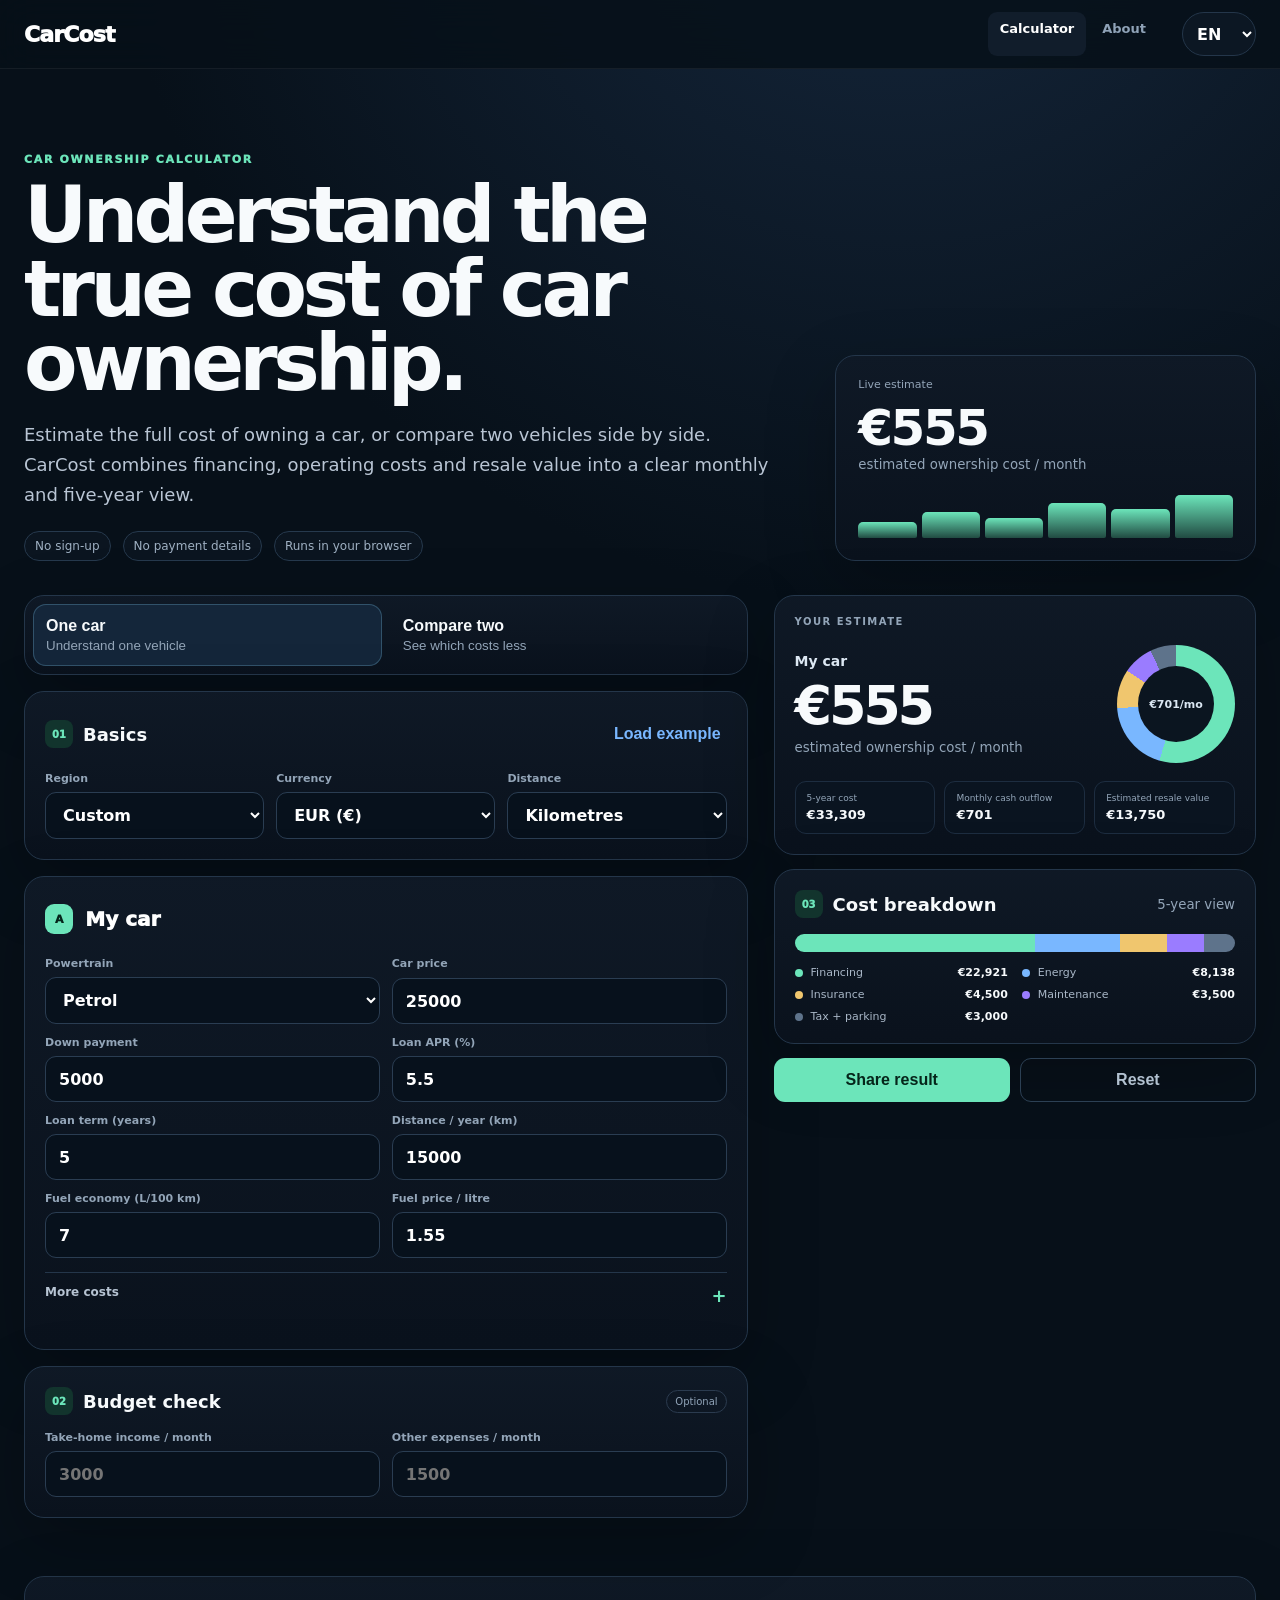
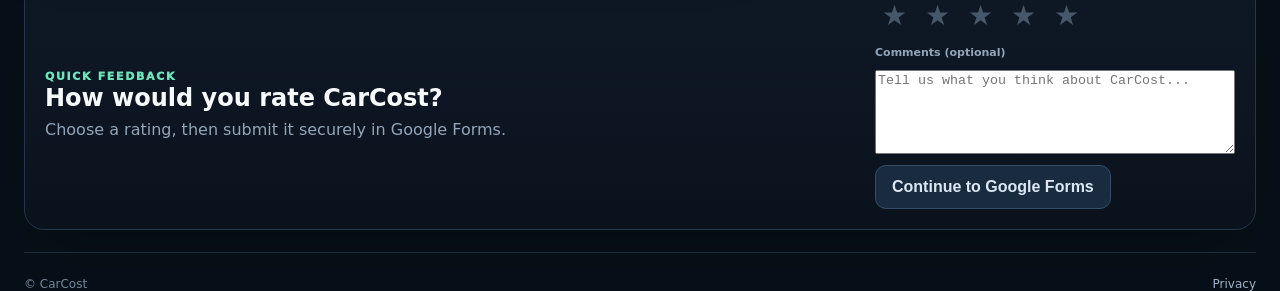
<file: index.html>
<!doctype html>
<html lang="en">
<head>
  <meta charset="utf-8">
  <meta name="viewport" content="width=device-width,initial-scale=1,viewport-fit=cover">
  <meta name="description" content="Calculate the real monthly and five-year cost of one car or compare two cars side by side.">
  <meta name="theme-color" content="#071019">
  <title>CarCost — Real car ownership cost calculator</title>
  <meta property="og:type" content="website">
  <meta property="og:title" content="CarCost — Real Car Ownership Cost Calculator">
  <meta property="og:description" content="Compare the true cost of owning a car, including financing, fuel or electricity, insurance, maintenance and resale value.">
  <meta property="og:url" content="https://carcosttools.github.io/CarCost/">
  <meta property="og:image" content="https://carcosttools.github.io/CarCost/CarCost_Social_Preview_Cover.png">
  <meta property="og:image:width" content="1200">
  <meta property="og:image:height" content="630">
  <meta name="twitter:card" content="summary_large_image">
  <meta name="twitter:title" content="CarCost — Real Car Ownership Cost Calculator">
  <meta name="twitter:description" content="Compare the true cost of owning a car, including financing, fuel or electricity, insurance, maintenance and resale value.">
  <meta name="twitter:image" content="https://carcosttools.github.io/CarCost/CarCost_Social_Preview_Cover.png">
  <link rel="canonical" href="https://carcosttools.github.io/CarCost/">
  <link rel="stylesheet" href="styles-v5-6.css">
</head>
<body>
<header class="topbar">
  <div class="shell nav">
    <a class="brand" href="./">CarCost</a>
    <nav class="nav-links" aria-label="Main navigation">
      <a class="active" href="./" data-i18n="navCalculator">Calculator</a>
      <a href="studio.html" data-i18n="navStudio">About</a>
    </nav>
    <select id="language" class="language" aria-label="Language">
      <option value="en">EN</option>
      <option value="el">EL</option>
      <option value="zh-CN">中文</option>
    </select>
  </div>
</header>

<main>
  <section class="hero shell">
    <div class="hero-copy">
      <p class="eyebrow" data-i18n="eyebrow">CAR OWNERSHIP CALCULATOR</p>
      <h1 data-i18n-html="heroTitle">Understand the true cost of car ownership.</h1>
      <p data-i18n="heroText">Estimate the full cost of owning a car, or compare two vehicles side by side. CarCost combines financing, operating costs and resale value into a clear monthly and five-year view.</p>
      <div class="trust-row">
        <span data-i18n="trustA">No sign-up</span>
        <span data-i18n="trustB">No payment details</span>
        <span data-i18n="trustC">Runs in your browser</span>
      </div>
    </div>
    <div class="hero-metric card">
      <span class="metric-label" data-i18n="heroMetricLabel">Live estimate</span>
      <strong id="heroMonthly">—</strong>
      <small data-i18n="heroMetricSub">estimated ownership cost / month</small>
      <div class="spark" aria-hidden="true"><i></i><i></i><i></i><i></i><i></i><i></i></div>
    </div>
  </section>

  <section class="shell workspace">
    <aside class="controls">
      <div class="mode-switch card">
        <button type="button" id="singleMode" class="mode-btn active" aria-pressed="true">
          <strong data-i18n="oneCar">One car</strong>
          <small data-i18n="oneCarSub">Understand one vehicle</small>
        </button>
        <button type="button" id="compareMode" class="mode-btn" aria-pressed="false">
          <strong data-i18n="twoCars">Compare two</strong>
          <small data-i18n="twoCarsSub">See which costs less</small>
        </button>
      </div>

      <div class="card settings">
        <div class="section-head">
          <div><span class="step">01</span><h2 data-i18n="basics">Basics</h2></div>
          <button type="button" id="exampleBtn" class="text-btn" data-i18n="example">Load example</button>
        </div>
        <div class="form-grid three">
          <label><span data-i18n="region">Region</span><select id="regionPreset">
            <option value="custom">Custom</option><option value="eu">Europe</option><option value="uk">United Kingdom</option><option value="us">United States</option><option value="ca">Canada</option><option value="au">Australia</option>
          </select></label>
          <label><span data-i18n="currency">Currency</span><select id="currency">
            <option value="EUR">EUR (€)</option><option value="USD">USD ($)</option><option value="GBP">GBP (£)</option><option value="CAD">CAD (C$)</option><option value="AUD">AUD (A$)</option>
          </select></label>
          <label><span data-i18n="distance">Distance</span><select id="distanceUnit"><option value="km">Kilometres</option><option value="mi">Miles</option></select></label>
        </div>
      </div>

      <div class="cars-wrap">
        <article class="card car-form" data-car="a">
          <div class="car-head"><span class="car-badge a">A</span><input id="a_name" class="name-input" value="My car" aria-label="Car name"></div>
          <div class="form-grid two">
            <label><span data-i18n="powertrain">Powertrain</span><select id="a_type"><option>Petrol</option><option>Diesel</option><option>Hybrid</option><option>EV</option></select></label>
            <label><span data-i18n="price">Car price</span><input id="a_price" type="number" min="0" value="25000"></label>
            <label><span data-i18n="down">Down payment</span><input id="a_down" type="number" min="0" value="5000"></label>
            <label><span data-i18n="apr">Loan APR (%)</span><input id="a_apr" type="number" min="0" step=".1" value="5.5"></label>
            <label><span data-i18n="term">Loan term (years)</span><input id="a_years" type="number" min="1" max="10" value="5"></label>
            <label class="distance-label"><span>Distance / year (km)</span><input id="a_distance" type="number" min="0" value="15000"></label>
            <label class="eff-label"><span>Fuel economy (L/100 km)</span><input id="a_eff" type="number" min="0" step=".1" value="7"></label>
            <label class="energy-label"><span>Fuel price / litre</span><input id="a_energyPrice" type="number" min="0" step=".01" value="1.55"></label>
          </div>
          <details class="advanced">
            <summary data-i18n="moreCosts">More costs</summary>
            <div class="form-grid two advanced-grid">
              <label><span data-i18n="insurance">Insurance / year</span><input id="a_insurance" type="number" min="0" value="900"></label>
              <label><span data-i18n="maintenance">Maintenance / year</span><input id="a_maintenance" type="number" min="0" value="700"></label>
              <label><span data-i18n="tax">Tax & registration / year</span><input id="a_tax" type="number" min="0" value="300"></label>
              <label><span data-i18n="parking">Parking & tolls / year</span><input id="a_parking" type="number" min="0" value="300"></label>
              <label class="full"><span data-i18n="residual">Estimated value after 5 years (%)</span><input id="a_residual" type="number" min="0" max="100" value="55"></label>
            </div>
          </details>
        </article>

        <article class="card car-form hidden" id="carBPanel" data-car="b">
          <div class="car-head"><span class="car-badge b">B</span><input id="b_name" class="name-input" value="Car B" aria-label="Car B name"></div>
          <div class="form-grid two">
            <label><span data-i18n="powertrain">Powertrain</span><select id="b_type"><option>Petrol</option><option>Diesel</option><option>Hybrid</option><option>EV</option></select></label>
            <label><span data-i18n="price">Car price</span><input id="b_price" type="number" min="0" value="32000"></label>
            <label><span data-i18n="down">Down payment</span><input id="b_down" type="number" min="0" value="6000"></label>
            <label><span data-i18n="apr">Loan APR (%)</span><input id="b_apr" type="number" min="0" step=".1" value="5.5"></label>
            <label><span data-i18n="term">Loan term (years)</span><input id="b_years" type="number" min="1" max="10" value="5"></label>
            <label class="distance-label"><span>Distance / year (km)</span><input id="b_distance" type="number" min="0" value="15000"></label>
            <label class="eff-label"><span>Fuel economy (L/100 km)</span><input id="b_eff" type="number" min="0" step=".1" value="5.5"></label>
            <label class="energy-label"><span>Fuel price / litre</span><input id="b_energyPrice" type="number" min="0" step=".01" value="1.55"></label>
          </div>
          <details class="advanced">
            <summary data-i18n="moreCosts">More costs</summary>
            <div class="form-grid two advanced-grid">
              <label><span data-i18n="insurance">Insurance / year</span><input id="b_insurance" type="number" min="0" value="1000"></label>
              <label><span data-i18n="maintenance">Maintenance / year</span><input id="b_maintenance" type="number" min="0" value="650"></label>
              <label><span data-i18n="tax">Tax & registration / year</span><input id="b_tax" type="number" min="0" value="300"></label>
              <label><span data-i18n="parking">Parking & tolls / year</span><input id="b_parking" type="number" min="0" value="300"></label>
              <label class="full"><span data-i18n="residual">Estimated value after 5 years (%)</span><input id="b_residual" type="number" min="0" max="100" value="55"></label>
            </div>
          </details>
        </article>
      </div>

      <div class="card budget-input">
        <div class="section-head">
          <div><span class="step">02</span><h2 data-i18n="budget">Budget check</h2></div>
          <span class="optional" data-i18n="optional">Optional</span>
        </div>
        <div class="form-grid two">
          <label><span data-i18n="income">Take-home income / month</span><input id="income" type="number" min="0" placeholder="3000"></label>
          <label><span data-i18n="other">Other expenses / month</span><input id="otherExpenses" type="number" min="0" placeholder="1500"></label>
        </div>
      </div>
    </aside>

    <section class="results-panel">
      <div class="results-sticky">
        <div class="card result-hero">
          <div class="result-kicker" data-i18n="result">YOUR ESTIMATE</div>
          <div id="winner" class="winner hidden"></div>
          <div class="result-main">
            <div>
              <span id="a_resultName" class="result-name">My car</span>
              <strong id="a_trueMonthly" class="big-number">—</strong>
              <small data-i18n="perMonth">estimated ownership cost / month</small>
            </div>
            <div class="donut-wrap">
              <div id="aDonut" class="donut"><span id="aDonutCenter">—</span></div>
            </div>
          </div>
          <div class="key-stats">
            <div><span data-i18n="fiveYear">5-year cost</span><strong id="a_fiveYear">—</strong></div>
            <div><span data-i18n="monthlyCash">Monthly cash outflow</span><strong id="a_cashMonthly">—</strong></div>
            <div><span data-i18n="resaleValue">Estimated resale value</span><strong id="a_resale">—</strong></div>
          </div>
        </div>

        <div class="card chart-card">
          <div class="chart-head">
            <div><span class="step">03</span><h2 data-i18n="costBreakdown">Cost breakdown</h2></div>
            <small data-i18n="fiveYearView">5-year view</small>
          </div>
          <div id="aBar" class="stacked-bar" aria-label="Cost breakdown chart"></div>
          <div id="aLegend" class="legend"></div>
        </div>

        <div class="card compare-result hidden" id="compareResult">
          <div class="compare-mini-grid">
            <div>
              <span class="car-badge a">A</span><strong id="aCompareName">My car</strong>
              <b id="aCompareFive">—</b>
            </div>
            <div>
              <span class="car-badge b">B</span><strong id="bCompareName">Car B</strong>
              <b id="bCompareFive">—</b>
            </div>
          </div>
          <div class="comparison-track"><i id="aTrack"></i><i id="bTrack"></i></div>
          <p id="comparisonInsight"></p>
        </div>

        <div class="card affordability hidden" id="affordability"></div>

        <div class="result-actions">
          <button id="shareBtn" class="btn primary" data-i18n="share">Share result</button>
          <button id="resetBtn" class="btn ghost" data-i18n="reset">Reset</button>
        </div>
      </div>
    </section>
  </section>


  <section class="shell rating-section">
    <div class="card rating-card">
      <div class="rating-copy">
        <span class="eyebrow" data-i18n="ratingEyebrow">QUICK FEEDBACK</span>
        <h2 data-i18n="ratingTitle">How would you rate CarCost?</h2>
        <p data-i18n="ratingText">Choose a rating, then submit it securely in Google Forms.</p>
      </div>
      <form id="ratingForm" class="rating-form compact-rating">
        <div class="stars" id="ratingStars" role="radiogroup" aria-label="Rate CarCost from 1 to 5 stars">
          <button type="button" class="star" data-rating="1" aria-label="1 star">★</button>
          <button type="button" class="star" data-rating="2" aria-label="2 stars">★</button>
          <button type="button" class="star" data-rating="3" aria-label="3 stars">★</button>
          <button type="button" class="star" data-rating="4" aria-label="4 stars">★</button>
          <button type="button" class="star" data-rating="5" aria-label="5 stars">★</button>
        </div>
<label for="ratingComment" data-i18n="commentsLabel">Comments (optional)</label>

<textarea

  id="ratingComment"

  rows="3"

  maxlength="1000"

  placeholder="Tell us what you think about CarCost..."

></textarea>
        <div class="rating-actions">
          <button type="submit" class="btn secondary" data-i18n="sendRating">Continue to rating</button>
          <span class="form-status" id="ratingStatus" aria-live="polite"></span>
        </div>
      </form>
    </div>
  </section>
</main>

<footer><div class="shell footer-inner"><span>© CarCost</span><a href="studio.html#privacy" data-i18n="privacy">Privacy</a></div></footer>

<div class="mobile-result-bar" id="mobileResultBar">
  <div class="mobile-result-copy">
    <span data-i18n="mobileEstimate">Live estimate</span>
    <strong id="mobileMonthly">—</strong>
  </div>
  <button type="button" class="btn primary mobile-result-btn" id="mobileResultsBtn" data-i18n="viewResults">View results</button>
</div>

<script src="app-v5-6.js"></script>
</body>
</html>
</file>
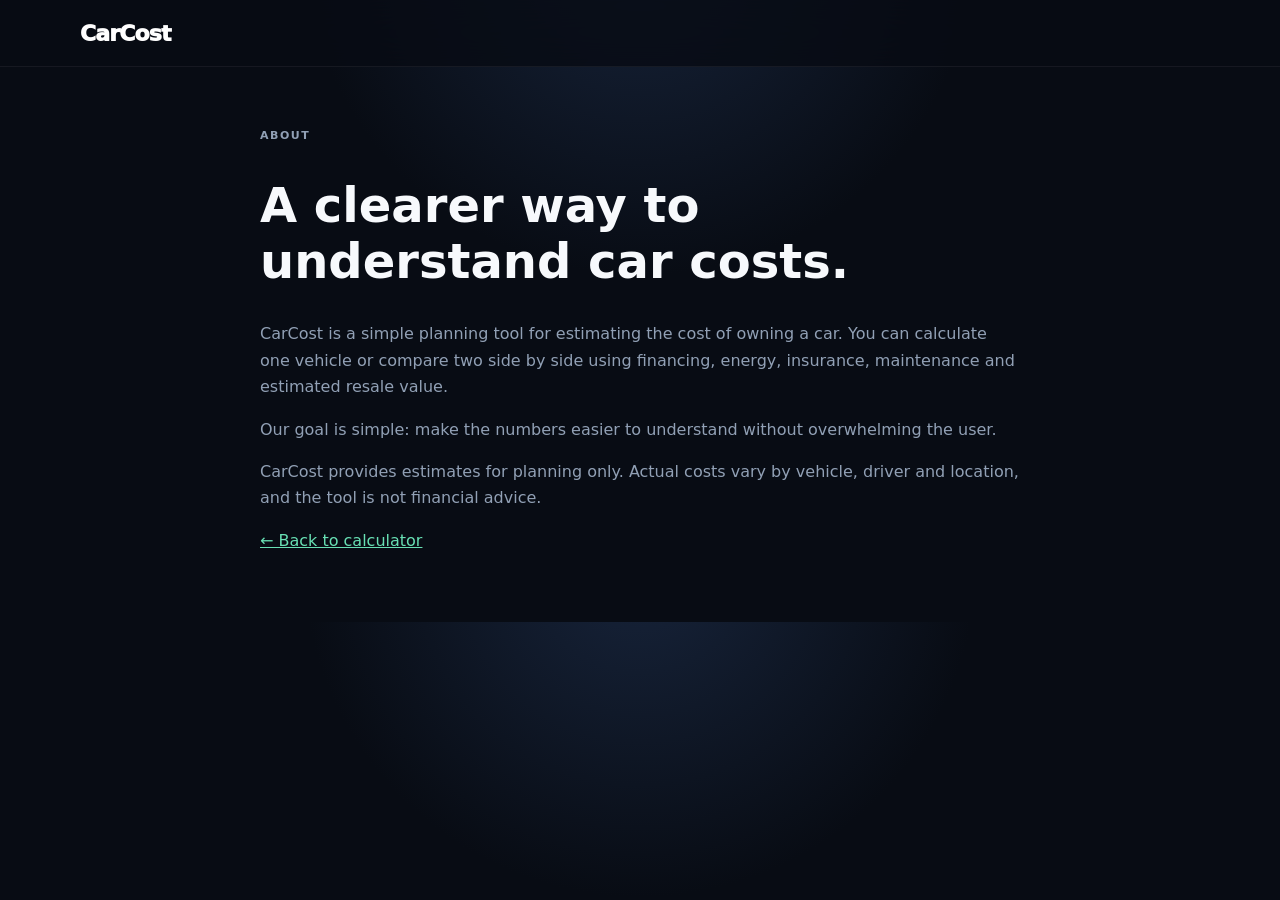
<file: about.html>
<!doctype html><html lang="en"><head><meta charset="utf-8"><meta name="viewport" content="width=device-width,initial-scale=1"><title>About CarCost</title><meta name="description" content="About CarCost, a simple tool for estimating the real cost of owning a car."><link rel="stylesheet" href="styles-v4-3.css"></head><body><header class="site-header"><div class="shell nav"><a class="brand" href="./">CarCost</a></div></header><main class="shell simple-trust" style="text-align:left;max-width:760px"><p class="kicker">ABOUT</p><h1 style="font-size:48px">A clearer way to understand car costs.</h1><p>CarCost is a simple planning tool for estimating the cost of owning a car. You can calculate one vehicle or compare two side by side using financing, energy, insurance, maintenance and estimated resale value.</p><p>Our goal is simple: make the numbers easier to understand without overwhelming the user.</p><p>CarCost provides estimates for planning only. Actual costs vary by vehicle, driver and location, and the tool is not financial advice.</p><p><a href="./" style="color:#68e0b4">← Back to calculator</a></p></main></body></html>
</file>
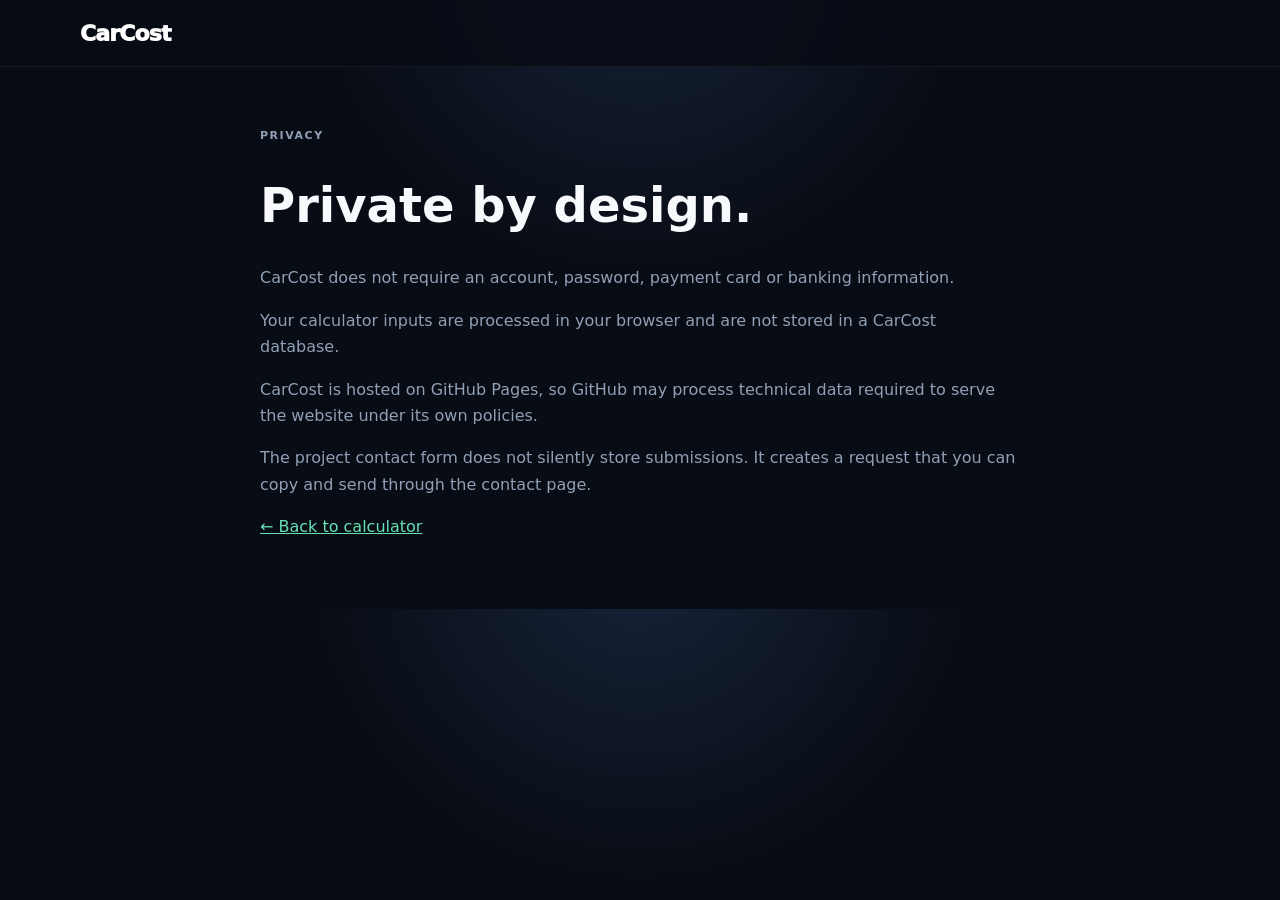
<file: privacy.html>
<!doctype html><html lang="en"><head><meta charset="utf-8"><meta name="viewport" content="width=device-width,initial-scale=1"><title>Privacy — CarCost</title><meta name="description" content="How CarCost handles calculator inputs and privacy."><link rel="stylesheet" href="styles-v4-3.css"></head><body><header class="site-header"><div class="shell nav"><a class="brand" href="./">CarCost</a></div></header><main class="shell simple-trust" style="text-align:left;max-width:760px"><p class="kicker">PRIVACY</p><h1 style="font-size:48px">Private by design.</h1><p>CarCost does not require an account, password, payment card or banking information.</p><p>Your calculator inputs are processed in your browser and are not stored in a CarCost database.</p><p>CarCost is hosted on GitHub Pages, so GitHub may process technical data required to serve the website under its own policies.</p><p>The project contact form does not silently store submissions. It creates a request that you can copy and send through the contact page.</p><p><a href="./" style="color:#68e0b4">← Back to calculator</a></p></main></body></html>
</file>
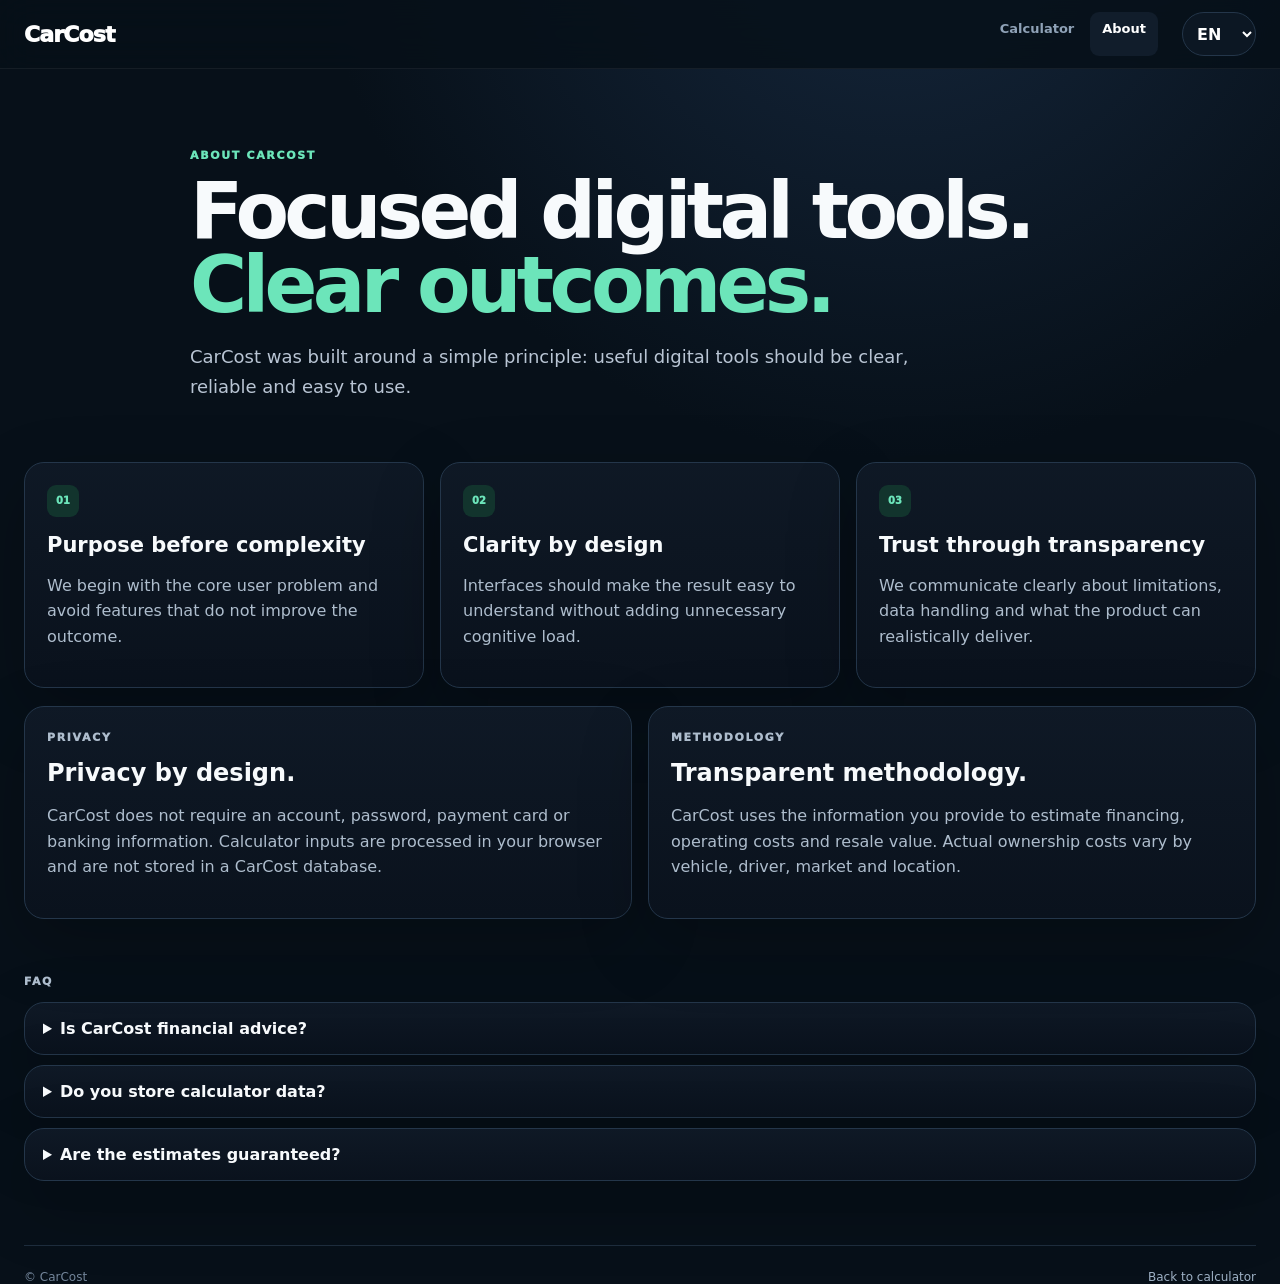
<file: studio.html>
<!doctype html>
<html lang="en">
<head>
  <meta charset="utf-8">
  <meta name="viewport" content="width=device-width,initial-scale=1,viewport-fit=cover">
  <meta name="description" content="About CarCost, our approach, privacy principles and project requests.">
  <meta name="theme-color" content="#071019">
  <title>CarCost — About</title>
  <meta property="og:type" content="website">
  <meta property="og:title" content="CarCost — About">
  <meta property="og:description" content="Learn how CarCost approaches transparency, methodology and privacy.">
  <meta property="og:url" content="https://carcosttools.github.io/CarCost/studio.html">
  <meta property="og:image" content="https://carcosttools.github.io/CarCost/CarCost_Social_Preview_Cover.png">
  <meta property="og:image:width" content="1200">
  <meta property="og:image:height" content="630">
  <meta name="twitter:card" content="summary_large_image">
  <meta name="twitter:title" content="CarCost — About">
  <meta name="twitter:description" content="Learn how CarCost approaches transparency, methodology and privacy.">
  <meta name="twitter:image" content="https://carcosttools.github.io/CarCost/CarCost_Social_Preview_Cover.png">
  <link rel="canonical" href="https://carcosttools.github.io/CarCost/studio.html">
  <link rel="stylesheet" href="styles-v5-6.css">
</head>
<body>
<header class="topbar">
  <div class="shell nav">
    <a class="brand" href="./">CarCost</a>
    <nav class="nav-links" aria-label="Main navigation">
      <a href="./" data-i18n="navCalculator">Calculator</a>
      <a class="active" href="studio.html" data-i18n="navStudio">About</a>
    </nav>
    <select id="language" class="language" aria-label="Language">
      <option value="en">EN</option><option value="el">EL</option><option value="zh-CN">中文</option>
    </select>
  </div>
</header>

<main>
  <section class="shell studio-hero">
    <p class="eyebrow" data-i18n="studioEyebrow">ABOUT CARCOST</p>
    <h1 data-i18n-html="studioHero">Focused digital tools. <em>Clear outcomes.</em></h1>
    <p data-i18n="studioIntro">CarCost was built around a simple principle: useful digital tools should be clear, reliable and easy to use.</p>
  </section>

  <section class="shell values-grid">
    <article class="card value-card"><span>01</span><h2 data-i18n="value1Title">Purpose before complexity</h2><p data-i18n="value1Text">We begin with the core user problem and avoid features that do not improve the outcome.</p></article>
    <article class="card value-card"><span>02</span><h2 data-i18n="value2Title">Clarity by design</h2><p data-i18n="value2Text">Interfaces should make the result easy to understand without adding unnecessary cognitive load.</p></article>
    <article class="card value-card"><span>03</span><h2 data-i18n="value3Title">Trust through transparency</h2><p data-i18n="value3Text">We communicate clearly about limitations, data handling and what the product can realistically deliver.</p></article>
  </section>

  <section class="shell info-grid">
    <article class="card" id="privacy">
      <p class="eyebrow" data-i18n="privacyEyebrow">PRIVACY</p>
      <h2 data-i18n="privacyTitle">Privacy by design.</h2>
      <p data-i18n="privacyText">CarCost does not require an account, password, payment card or banking information. Calculator inputs are processed in your browser and are not stored in a CarCost database.</p>
    </article>
    <article class="card">
      <p class="eyebrow" data-i18n="methodologyEyebrow">METHODOLOGY</p>
      <h2 data-i18n="methodologyTitle">Transparent methodology.</h2>
      <p data-i18n="methodologyText">CarCost uses the information you provide to estimate financing, operating costs and resale value. Actual ownership costs vary by vehicle, driver, market and location.</p>
    </article>
  </section>

  <section class="shell faq-block">
    <p class="eyebrow">FAQ</p>
    <details class="card"><summary data-i18n="faq1q">Is CarCost financial advice?</summary><p data-i18n="faq1a">No. It is a planning calculator designed to make costs easier to understand.</p></details>
    <details class="card"><summary data-i18n="faq2q">Do you store calculator data?</summary><p data-i18n="faq2a">No CarCost database stores the values entered into the calculator.</p></details>
    <details class="card"><summary data-i18n="faq3q">Are the estimates guaranteed?</summary><p data-i18n="faq3a">No. Results are planning estimates and actual ownership costs can differ.</p></details>
  </section>
</main>

<footer><div class="shell footer-inner"><span>© CarCost</span><a href="./" data-i18n="backCalculator">Back to calculator</a></div></footer>
<script src="studio-v5-6.js"></script>
</body>
</html>
</file>
<file: styles-v5-6.css>
*{box-sizing:border-box}:root{--bg:#071019;--panel:#0e1824;--panel2:#111f2f;--text:#f7fafc;--muted:#93a5b8;--line:#24364a;--mint:#6ce5ba;--blue:#79b7ff;--amber:#f0c66e;--red:#ff8990;--shadow:0 24px 70px rgba(0,0,0,.24)}html{scroll-behavior:smooth}body{margin:0;background:radial-gradient(circle at 70% -10%,#16283e 0,#071019 35%);color:var(--text);font-family:Inter,ui-sans-serif,system-ui,-apple-system,BlinkMacSystemFont,"Segoe UI",sans-serif;-webkit-font-smoothing:antialiased}.shell{width:min(1180px,calc(100% - 28px));margin:auto}.topbar{position:sticky;top:0;z-index:20;background:rgba(7,16,25,.84);backdrop-filter:blur(18px);border-bottom:1px solid rgba(255,255,255,.06)}.nav{height:68px;display:flex;align-items:center;gap:24px}.brand{font-size:22px;font-weight:950;letter-spacing:-.04em;color:#fff;text-decoration:none}.nav-links{display:flex;gap:4px;margin-left:auto}.nav-links a{color:#8fa2b7;text-decoration:none;font-size:13px;font-weight:800;padding:9px 12px;border-radius:9px}.nav-links a.active,.nav-links a:hover{color:#fff;background:#111d2b}.language{width:auto;background:#0c1723;border:1px solid var(--line);color:#fff;border-radius:999px;padding:8px 10px;font-weight:800}.hero{padding:72px 0 34px;display:grid;grid-template-columns:1.3fr .7fr;gap:30px;align-items:end}.eyebrow{color:var(--mint);font-size:11px;font-weight:950;letter-spacing:.15em;margin:0 0 12px}.hero h1,.studio-hero h1{font-size:clamp(46px,7vw,78px);line-height:.95;letter-spacing:-.06em;margin:0 0 20px}.hero h1 em,.studio-hero h1 em{font-style:normal;color:var(--mint)}.hero-copy>p:not(.eyebrow),.studio-hero>p:not(.eyebrow){color:#b9c5d4;font-size:18px;line-height:1.65;max-width:760px}.trust-row{display:flex;gap:12px;flex-wrap:wrap;margin-top:22px}.trust-row span{color:#9fb0c2;font-size:12px;padding:7px 10px;border:1px solid #26394d;border-radius:999px;background:#0b1520}.card{background:linear-gradient(180deg,rgba(15,25,38,.98),rgba(10,18,29,.98));border:1px solid var(--line);border-radius:20px;box-shadow:var(--shadow)}.hero-metric{padding:22px;min-height:190px;display:flex;flex-direction:column;justify-content:flex-end}.metric-label{color:var(--muted);font-size:11px}.hero-metric strong{font-size:50px;letter-spacing:-.05em;margin-top:8px}.hero-metric small{color:var(--muted)}.spark{display:flex;align-items:end;gap:5px;height:48px;margin-top:18px}.spark i{flex:1;border-radius:5px 5px 2px 2px;background:linear-gradient(180deg,var(--mint),#214b42)}.spark i:nth-child(1){height:35%}.spark i:nth-child(2){height:55%}.spark i:nth-child(3){height:42%}.spark i:nth-child(4){height:74%}.spark i:nth-child(5){height:62%}.spark i:nth-child(6){height:90%}.workspace{display:grid;grid-template-columns:minmax(0,1.15fr) minmax(360px,.85fr);gap:22px;align-items:start;padding-bottom:54px}.controls{display:grid;gap:16px}.mode-switch{padding:8px;display:grid;grid-template-columns:1fr 1fr;gap:8px}.mode-btn{border:0;background:transparent;color:var(--text);padding:13px;border-radius:13px;text-align:left;cursor:pointer}.mode-btn strong,.mode-btn small{display:block}.mode-btn small{color:var(--muted);margin-top:3px}.mode-btn.active{background:#14263a;box-shadow:inset 0 0 0 1px #31526a}.settings,.car-form,.budget-input{padding:20px}.section-head,.chart-head{display:flex;align-items:center;justify-content:space-between;gap:14px;margin-bottom:16px}.section-head>div,.chart-head>div{display:flex;align-items:center;gap:10px}.section-head h2,.chart-head h2{font-size:18px;margin:0}.step{display:grid;place-items:center;width:28px;height:28px;border-radius:8px;background:#12342d;color:var(--mint);font-size:10px;font-weight:950}.text-btn{border:0;background:transparent;color:var(--blue);font-weight:850;cursor:pointer}.form-grid{display:grid;gap:12px}.form-grid.two{grid-template-columns:1fr 1fr}.form-grid.three{grid-template-columns:repeat(3,1fr)}label{display:grid;gap:7px;color:var(--muted);font-size:11px;font-weight:800}input,select{width:100%;background:#07111c;color:#fff;border:1px solid #2a3d52;border-radius:11px;padding:12px 13px;font:inherit;outline:none}input:focus,select:focus{border-color:var(--blue);box-shadow:0 0 0 3px rgba(121,183,255,.1)}.car-head{display:flex;align-items:center;gap:10px;margin-bottom:16px}.car-badge{width:30px;height:30px;border-radius:9px;display:inline-grid;place-items:center;font-size:11px;font-weight:950}.car-badge.a{background:var(--mint);color:#05251a}.car-badge.b{background:var(--blue);color:#071b31}.name-input{border:0;background:transparent;padding:4px 2px;font-size:20px;font-weight:950}.advanced{margin-top:14px;padding-top:12px;border-top:1px solid var(--line)}.advanced summary{cursor:pointer;color:#b7c4d3;font-size:12px;font-weight:900;list-style:none}.advanced summary::-webkit-details-marker{display:none}.advanced summary:after{content:"+";float:right;color:var(--mint);font-size:18px}.advanced[open] summary:after{content:"−"}.advanced-grid{margin-top:14px}.full{grid-column:1/-1}.optional{font-size:10px;color:#91a4b8;border:1px solid #2b3b4f;border-radius:999px;padding:5px 8px}.results-sticky{position:sticky;top:88px;display:grid;gap:14px}.result-hero,.chart-card,.compare-result,.affordability{padding:20px}.result-kicker{font-size:10px;color:var(--muted);letter-spacing:.15em;font-weight:900}.winner{padding:12px 14px;background:#0b1a1c;border:1px solid #285346;border-radius:12px;margin-top:14px;display:flex;justify-content:space-between;gap:12px}.winner span{color:#9eb1c2;font-size:12px}.result-main{display:grid;grid-template-columns:1fr auto;align-items:center;gap:18px;margin-top:18px}.result-name{display:block;font-size:14px;font-weight:900;color:#dce7f2}.big-number{display:block;font-size:54px;letter-spacing:-.06em;margin-top:5px}.result-main small{color:var(--muted)}.donut{--p1:45;--p2:20;--p3:15;--p4:10;--p5:10;width:118px;height:118px;border-radius:50%;background:conic-gradient(var(--mint) 0 calc(var(--p1)*1%),var(--blue) 0 calc((var(--p1) + var(--p2))*1%),var(--amber) 0 calc((var(--p1) + var(--p2) + var(--p3))*1%),#9a7cff 0 calc((var(--p1) + var(--p2) + var(--p3) + var(--p4))*1%),#5e738b 0);display:grid;place-items:center}.donut:after{content:"";width:76px;height:76px;background:#0b1520;border-radius:50%;grid-area:1/1}.donut span{grid-area:1/1;z-index:1;font-size:11px;font-weight:900;color:#dbe7f3;text-align:center;max-width:58px}.key-stats{display:grid;grid-template-columns:repeat(3,1fr);gap:9px;margin-top:18px}.key-stats div{padding:11px;border-radius:11px;background:#0a1420;border:1px solid #1d2d40}.key-stats span{display:block;color:var(--muted);font-size:9px}.key-stats strong{display:block;margin-top:4px;font-size:13px}.chart-head small{color:var(--muted)}.stacked-bar{height:18px;border-radius:999px;overflow:hidden;display:flex;background:#0a1420}.stacked-bar i{height:100%;min-width:2px}.legend{display:grid;grid-template-columns:1fr 1fr;gap:9px 14px;margin-top:14px}.legend-item{display:grid;grid-template-columns:auto 1fr auto;align-items:center;gap:8px;font-size:11px}.legend-dot{width:8px;height:8px;border-radius:99px}.legend-item span{color:#a9b7c7}.legend-item strong{font-size:11px}.compare-mini-grid{display:grid;grid-template-columns:1fr 1fr;gap:12px}.compare-mini-grid>div{display:grid;grid-template-columns:auto 1fr;gap:7px;align-items:center}.compare-mini-grid b{grid-column:2;font-size:20px}.comparison-track{display:flex;height:12px;border-radius:99px;overflow:hidden;background:#0a1420;margin:16px 0}.comparison-track i:first-child{background:var(--mint)}.comparison-track i:last-child{background:var(--blue)}.compare-result p,.affordability p{color:#aebdcd;line-height:1.55;margin-bottom:0}.affordability{border-color:#31495c}.result-actions{display:grid;grid-template-columns:1fr 1fr;gap:10px}.btn{border:0;border-radius:11px;padding:12px 16px;font-weight:900;cursor:pointer;text-align:center}.primary{background:var(--mint);color:#05251a}.secondary{background:#182b3f;color:#dce7f3;border:1px solid #33506b}.ghost{background:transparent;color:#b2c1d0;border:1px solid #2c4054}.link-btn{text-decoration:none;display:inline-block}.hidden{display:none!important}.final-cta{padding:10px 0 60px}.final-cta .card{padding:24px;display:flex;align-items:center;justify-content:space-between;gap:22px;background:linear-gradient(135deg,#102d2a,#0e1b2a)}.final-cta h2{font-size:30px;margin:0 0 8px}.final-cta p:not(.eyebrow){color:#aebdcd;margin:0}.footer-inner{display:flex;justify-content:space-between;padding:24px 0;color:#73859a;font-size:12px;border-top:1px solid #1d2c3c}.footer-inner a{color:#9db0c4;text-decoration:none}

/* Studio page */
.studio-hero{padding:80px 0 42px;max-width:900px}.values-grid{display:grid;grid-template-columns:repeat(3,1fr);gap:16px}.value-card{padding:22px}.value-card>span{display:grid;place-items:center;width:32px;height:32px;border-radius:9px;background:#12342d;color:var(--mint);font-size:10px;font-weight:950}.value-card h2{font-size:21px;margin:16px 0 8px}.value-card p,.process-line small,.contact-copy p,.contact-form p,.info-grid p,.faq-block p{color:#aebdcd;line-height:1.6}.process-section{padding:64px 0}.section-title h2{font-size:38px;margin:0}.process-line{display:grid;grid-template-columns:repeat(4,1fr);gap:12px;margin-top:24px}.process-line>div{padding:18px;border-top:1px solid #33506b;background:linear-gradient(180deg,rgba(15,25,38,.6),transparent)}.process-line span{display:grid;place-items:center;width:28px;height:28px;border-radius:999px;background:#16372f;color:var(--mint);font-size:10px;font-weight:950}.process-line strong,.process-line small{display:block}.process-line strong{margin-top:14px}.process-line small{margin-top:6px}.studio-contact{display:grid;grid-template-columns:1.1fr .9fr;gap:18px}.contact-copy,.contact-form{padding:24px}.contact-copy h2{font-size:36px;letter-spacing:-.04em;margin:0 0 12px}.clean-list{padding:0;margin:20px 0 0;list-style:none;display:grid;gap:9px}.clean-list li:before{content:"✓";color:var(--mint);font-weight:900;margin-right:8px}.contact-form{display:grid;gap:12px}.contact-form h3{font-size:24px;margin:0}.lead-result{padding:13px;border-radius:12px;background:#0a161f;border:1px solid #2b4b42}.lead-result p{font-size:12px}.form-note{color:#73879a;line-height:1.4}.info-grid{display:grid;grid-template-columns:1fr 1fr;gap:16px;padding:18px 0 54px}.info-grid .card{padding:22px}.info-grid h2{margin:0}.faq-block{padding-bottom:64px}.faq-block details{padding:0 18px;margin-top:10px}.faq-block summary{cursor:pointer;padding:16px 0;font-weight:900}.faq-block details p{margin:0;padding:0 0 16px}

@media(max-width:980px){.hero{grid-template-columns:1fr}.hero-metric{display:none}.workspace{grid-template-columns:1fr}.results-sticky{position:static}.studio-contact{grid-template-columns:1fr}.process-line{grid-template-columns:1fr 1fr}}@media(max-width:700px){.nav{gap:10px}.nav-links a{padding:8px}.nav-links a:first-child{display:none}.hero{padding-top:52px}.hero h1,.studio-hero h1{font-size:48px}.form-grid.three,.form-grid.two{grid-template-columns:1fr}.mode-switch{grid-template-columns:1fr 1fr}.result-main{grid-template-columns:1fr}.donut-wrap{display:none}.key-stats,.values-grid,.info-grid,.process-line{grid-template-columns:1fr}.legend{grid-template-columns:1fr}.final-cta .card{align-items:flex-start;flex-direction:column}.result-actions{grid-template-columns:1fr 1fr}.compare-mini-grid{grid-template-columns:1fr}.full{grid-column:auto}}
/* V5.2 — responsive system across phone, tablet and desktop */
:root{
  --tap:44px;
}
img,svg,canvas{max-width:100%;height:auto}
button,a,select,input,summary{touch-action:manipulation}
button,.btn,.mode-btn,.text-btn,.nav-links a,.language,summary{
  min-height:var(--tap);
}
input,select,button{
  font-size:16px; /* prevents unwanted iOS zoom */
}
input,select{
  min-height:46px;
}
.name-input{
  min-height:44px;
}
.workspace,.hero,.studio-contact,.values-grid,.process-line,.info-grid,.form-grid,.key-stats,.compare-mini-grid{
  min-width:0;
}
.workspace>*,
.hero>*,
.studio-contact>*,
.values-grid>*,
.process-line>*,
.info-grid>*,
.form-grid>*,
.key-stats>*,
.compare-mini-grid>*{
  min-width:0;
}
.big-number,.hero-metric strong,.compare-mini-grid b,.key-stats strong{
  overflow-wrap:anywhere;
}
.nav{
  min-width:0;
}
.brand{flex:0 0 auto}
.nav-links{min-width:0}
.language{flex:0 0 auto}
.result-main,.winner,.final-cta .card,.footer-inner{
  min-width:0;
}
.stacked-bar{min-width:0}
.legend-item{min-width:0}
.legend-item span{min-width:0;overflow-wrap:anywhere}

/* Large desktop */
@media (min-width:1280px){
  .shell{width:min(1240px,calc(100% - 48px))}
  .workspace{grid-template-columns:minmax(0,1.2fr) minmax(420px,.8fr);gap:26px}
  .hero{padding-top:84px}
}

/* Laptop / desktop */
@media (min-width:981px) and (max-width:1279px){
  .shell{width:min(1140px,calc(100% - 36px))}
  .workspace{grid-template-columns:minmax(0,1.12fr) minmax(360px,.88fr)}
}

/* iPad Pro / Android large tablets landscape */
@media (min-width:821px) and (max-width:980px){
  .shell{width:min(920px,calc(100% - 34px))}
  .hero{grid-template-columns:minmax(0,1fr) minmax(280px,.55fr);gap:22px;padding-top:58px}
  .hero-metric{display:flex}
  .workspace{grid-template-columns:1fr}
  .results-sticky{position:static}
  .results-panel{order:2}
  .controls{order:1}
  .form-grid.three{grid-template-columns:repeat(3,minmax(0,1fr))}
  .form-grid.two{grid-template-columns:repeat(2,minmax(0,1fr))}
  .studio-contact{grid-template-columns:1fr 1fr}
  .process-line{grid-template-columns:repeat(2,1fr)}
}

/* iPad / Android tablets portrait */
@media (min-width:601px) and (max-width:820px){
  .shell{width:calc(100% - 32px)}
  .nav{height:auto;min-height:68px;padding:10px 0;flex-wrap:wrap}
  .nav-links{order:3;width:100%;margin-left:0;display:grid;grid-template-columns:1fr 1fr}
  .nav-links a{text-align:center}
  .language{margin-left:auto}
  .hero{grid-template-columns:1fr;padding:54px 0 28px}
  .hero-metric{display:none}
  .workspace{grid-template-columns:1fr;gap:16px}
  .results-sticky{position:static}
  .form-grid.three{grid-template-columns:repeat(3,minmax(0,1fr))}
  .form-grid.two{grid-template-columns:repeat(2,minmax(0,1fr))}
  .result-main{grid-template-columns:1fr auto}
  .key-stats{grid-template-columns:repeat(3,1fr)}
  .legend{grid-template-columns:1fr 1fr}
  .values-grid{grid-template-columns:repeat(3,1fr)}
  .studio-contact{grid-template-columns:1fr}
  .process-line{grid-template-columns:repeat(2,1fr)}
  .info-grid{grid-template-columns:1fr 1fr}
}

/* Phones */
@media (max-width:600px){
  body{background:radial-gradient(circle at 50% -6%,#14263a 0,#071019 28%)}
  .shell{width:calc(100% - 20px)}
  .topbar{backdrop-filter:blur(14px)}
  .nav{
    height:auto;
    min-height:62px;
    padding:9px 0;
    gap:8px;
    flex-wrap:wrap;
  }
  .brand{font-size:20px}
  .language{margin-left:auto;min-width:72px}
  .nav-links{
    order:3;
    width:100%;
    margin-left:0;
    display:grid;
    grid-template-columns:1fr 1fr;
    gap:6px;
  }
  .nav-links a{
    display:block!important;
    text-align:center;
    padding:9px 8px;
    font-size:12px;
  }
  .hero{padding:42px 0 24px;display:block}
  .hero h1,.studio-hero h1{
    font-size:clamp(38px,12vw,50px);
    line-height:.98;
  }
  .hero-copy>p:not(.eyebrow),.studio-hero>p:not(.eyebrow){
    font-size:16px;
    line-height:1.55;
  }
  .trust-row{gap:8px;margin-top:16px}
  .trust-row span{font-size:11px;padding:6px 8px}
  .hero-metric{display:none}
  .workspace{display:block;padding-bottom:38px}
  .controls{gap:12px}
  .results-panel{margin-top:14px}
  .results-sticky{position:static;gap:12px}
  .mode-switch{grid-template-columns:1fr 1fr;padding:6px}
  .mode-btn{padding:11px 10px;min-height:68px}
  .mode-btn strong{font-size:13px}
  .mode-btn small{font-size:10px;line-height:1.3}
  .settings,.car-form,.budget-input,.result-hero,.chart-card,.compare-result,.affordability{
    padding:16px;
    border-radius:16px;
  }
  .form-grid.three,.form-grid.two,.key-stats,.values-grid,.info-grid,.process-line{
    grid-template-columns:1fr;
  }
  .form-grid{gap:10px}
  .section-head{align-items:flex-start}
  .section-head h2,.chart-head h2{font-size:17px}
  .car-head{margin-bottom:12px}
  .name-input{font-size:18px}
  .result-main{grid-template-columns:1fr}
  .donut-wrap{display:none}
  .big-number{font-size:46px}
  .key-stats{gap:8px}
  .key-stats div{padding:10px}
  .legend{grid-template-columns:1fr;gap:8px}
  .winner{flex-direction:column;align-items:flex-start}
  .winner span{text-align:left}
  .compare-mini-grid{grid-template-columns:1fr}
  .result-actions{grid-template-columns:1fr 1fr}
  .btn{min-height:46px;padding:12px 13px}
  .final-cta{padding-bottom:44px}
  .final-cta .card{padding:18px;flex-direction:column;align-items:stretch}
  .final-cta h2{font-size:25px}
  .final-cta .btn{width:100%}
  .footer-inner{gap:16px}
  .studio-hero{padding:48px 0 28px}
  .value-card,.contact-copy,.contact-form,.info-grid .card{padding:18px}
  .contact-copy h2{font-size:30px}
  .process-section{padding:44px 0}
  .section-title h2{font-size:32px}
  .process-line>div{padding:15px}
  .studio-contact{grid-template-columns:1fr;gap:12px}
  .info-grid{padding-bottom:40px}
  .faq-block{padding-bottom:48px}
  .faq-block details{padding:0 14px}
}

/* Very small phones */
@media (max-width:380px){
  .shell{width:calc(100% - 16px)}
  .brand{font-size:19px}
  .hero h1,.studio-hero h1{font-size:38px}
  .mode-switch{grid-template-columns:1fr}
  .result-actions{grid-template-columns:1fr}
  .nav-links a{font-size:11px}
  .trust-row{display:grid;grid-template-columns:1fr}
}

/* Landscape phones */
@media (max-width:900px) and (orientation:landscape) and (max-height:500px){
  .hero{padding-top:28px}
  .hero h1{font-size:42px}
  .trust-row{margin-top:12px}
}

/* Safe-area support for iPhone / iPad */
@supports (padding:max(0px)){
  .topbar .shell{padding-left:max(0px,env(safe-area-inset-left));padding-right:max(0px,env(safe-area-inset-right))}
  footer .shell{padding-bottom:max(0px,env(safe-area-inset-bottom))}
}

/* Reduced motion */
@media (prefers-reduced-motion:reduce){
  html{scroll-behavior:auto}
  *,*:before,*:after{animation:none!important;transition:none!important}
}

/* V5.3 — portrait-first UX improvements */
.mobile-result-bar{display:none}

/* Phones in portrait: keep the interface dense, readable and app-like */
@media (max-width:600px) and (orientation:portrait){
  body{
    padding-bottom:calc(82px + env(safe-area-inset-bottom,0px));
  }

  .shell{width:calc(100% - 18px)}

  /* Header remains compact and easy to tap */
  .nav{
    display:grid;
    grid-template-columns:1fr auto;
    gap:8px 10px;
    padding:8px 0;
  }
  .brand{align-self:center}
  .language{justify-self:end}
  .nav-links{
    grid-column:1/-1;
    order:initial;
    width:100%;
  }

  /* Hero becomes shorter so the calculator appears sooner */
  .hero{
    padding:28px 0 18px;
  }
  .hero h1,.studio-hero h1{
    font-size:clamp(34px,10.5vw,44px);
    margin-bottom:14px;
  }
  .hero-copy>p:not(.eyebrow),.studio-hero>p:not(.eyebrow){
    font-size:15px;
    line-height:1.5;
  }
  .trust-row{
    display:grid;
    grid-template-columns:repeat(3,1fr);
    gap:6px;
  }
  .trust-row span{
    text-align:center;
    padding:7px 5px;
    line-height:1.25;
  }

  /* Mode choice stays side by side like tablet/desktop */
  .mode-switch{
    grid-template-columns:1fr 1fr;
    gap:6px;
    padding:6px;
    border-radius:16px;
  }
  .mode-btn{
    min-height:64px;
    padding:10px 8px;
  }
  .mode-btn strong{font-size:12px}
  .mode-btn small{font-size:9.5px}

  /* Region / currency / distance look like compact controls */
  .settings{padding:14px}
  .form-grid.three{
    grid-template-columns:repeat(3,minmax(0,1fr));
    gap:7px;
  }
  .form-grid.three label span{
    font-size:9px;
    white-space:nowrap;
  }
  .form-grid.three select{
    padding:10px 7px;
    font-size:14px;
  }

  /* Main car fields stay in two columns on normal phones */
  .car-form{padding:14px}
  .car-form .form-grid.two,
  .budget-input .form-grid.two{
    grid-template-columns:repeat(2,minmax(0,1fr));
    gap:9px;
  }
  .car-form label span,.budget-input label span{
    font-size:9.5px;
    line-height:1.25;
  }
  .car-form input,.car-form select,.budget-input input{
    padding:10px 9px;
    min-height:44px;
  }

  .advanced-grid{
    grid-template-columns:repeat(2,minmax(0,1fr))!important;
  }
  .advanced-grid .full{
    grid-column:1/-1;
  }

  /* Results become a clean compact dashboard */
  .results-panel{
    margin-top:12px;
  }
  .result-hero,.chart-card,.compare-result,.affordability{
    padding:14px;
  }
  .result-main{
    display:grid;
    grid-template-columns:1fr auto;
    gap:10px;
  }
  .donut-wrap{
    display:block;
  }
  .donut{
    width:88px;
    height:88px;
  }
  .donut:after{
    width:58px;
    height:58px;
  }
  .donut span{
    font-size:9px;
    max-width:46px;
  }
  .big-number{
    font-size:40px;
  }
  .key-stats{
    grid-template-columns:repeat(3,minmax(0,1fr));
    gap:6px;
  }
  .key-stats div{
    padding:9px 7px;
  }
  .key-stats span{
    font-size:8px;
    line-height:1.2;
  }
  .key-stats strong{
    font-size:11px;
  }

  .legend{
    grid-template-columns:1fr 1fr;
    gap:7px 10px;
  }
  .legend-item{
    font-size:10px;
    grid-template-columns:auto 1fr;
  }
  .legend-item strong{
    grid-column:2;
    font-size:10px;
  }

  .compare-mini-grid{
    grid-template-columns:1fr 1fr;
    gap:8px;
  }
  .compare-mini-grid>div{
    grid-template-columns:auto 1fr;
  }
  .compare-mini-grid b{
    font-size:17px;
  }

  .result-actions{
    grid-template-columns:1fr 1fr;
    gap:8px;
  }

  /* Sticky compact live result gives portrait phones a desktop-like persistent summary */
  .mobile-result-bar{
    position:fixed;
    z-index:40;
    left:9px;
    right:9px;
    bottom:max(9px,env(safe-area-inset-bottom));
    display:grid;
    grid-template-columns:1fr auto;
    align-items:center;
    gap:10px;
    min-height:64px;
    padding:9px 10px 9px 13px;
    background:rgba(12,24,36,.96);
    border:1px solid #2a4055;
    border-radius:16px;
    box-shadow:0 18px 50px rgba(0,0,0,.38);
    backdrop-filter:blur(18px);
  }
  .mobile-result-copy{
    min-width:0;
    display:grid;
    gap:2px;
  }
  .mobile-result-copy span{
    color:var(--muted);
    font-size:9px;
    font-weight:800;
    letter-spacing:.04em;
    text-transform:uppercase;
  }
  .mobile-result-copy strong{
    font-size:21px;
    letter-spacing:-.03em;
    overflow-wrap:anywhere;
  }
  .mobile-result-btn{
    min-width:116px;
    min-height:44px;
    padding:10px 12px;
    font-size:12px;
  }

  /* Second page portrait */
  .studio-hero{padding:34px 0 22px}
  .values-grid{
    grid-template-columns:1fr;
    gap:10px;
  }
  .process-line{
    grid-template-columns:1fr;
    gap:8px;
  }
  .studio-contact{
    grid-template-columns:1fr;
  }
  .info-grid{
    grid-template-columns:1fr;
  }
}

/* Very narrow portrait phones: fall back gracefully without becoming cramped */
@media (max-width:360px) and (orientation:portrait){
  .trust-row{grid-template-columns:1fr}
  .form-grid.three{grid-template-columns:1fr}
  .car-form .form-grid.two,
  .budget-input .form-grid.two,
  .advanced-grid{
    grid-template-columns:1fr!important;
  }
  .advanced-grid .full{grid-column:auto}
  .result-main{grid-template-columns:1fr}
  .donut-wrap{display:none}
  .key-stats{grid-template-columns:1fr 1fr}
  .legend{grid-template-columns:1fr}
  .compare-mini-grid{grid-template-columns:1fr}
  .mobile-result-bar{
    grid-template-columns:1fr auto;
  }
  .mobile-result-btn{
    min-width:104px;
  }
}

/* Tablet portrait gets the best of both worlds: compact two-column form + full result chart */
@media (min-width:601px) and (max-width:900px) and (orientation:portrait){
  .workspace{
    grid-template-columns:1fr;
    gap:18px;
  }
  .form-grid.two{
    grid-template-columns:repeat(2,minmax(0,1fr));
  }
  .form-grid.three{
    grid-template-columns:repeat(3,minmax(0,1fr));
  }
  .results-sticky{
    display:grid;
    grid-template-columns:1fr 1fr;
    align-items:start;
  }
  .result-hero{
    grid-column:1/-1;
  }
  .chart-card,.compare-result,.affordability{
    min-width:0;
  }
  .result-actions{
    grid-column:1/-1;
  }
}

/* V5.4 — rating + professional contact */
.rating-section{padding:4px 0 22px}.rating-card{padding:20px;display:grid;grid-template-columns:.8fr 1.2fr;gap:24px;align-items:center}.rating-copy h2{font-size:24px;margin:0 0 6px}.rating-copy p:not(.eyebrow){margin:0;color:var(--muted);line-height:1.5}.rating-form{display:grid;gap:11px}.stars{display:flex;gap:5px}.star{appearance:none;border:0;background:transparent;color:#46576a;font-size:28px;line-height:1;padding:3px;min-width:38px;min-height:38px;cursor:pointer}.star.selected{color:#f0c66e}.star:focus-visible{outline:2px solid var(--blue);outline-offset:2px;border-radius:8px}.rating-form textarea,.contact-form textarea{resize:vertical;min-height:84px}.rating-actions,.contact-submit{display:flex;align-items:center;gap:12px}.form-status{font-size:11px;color:#9db0c4;line-height:1.4}
.contact-head{display:flex;justify-content:space-between;align-items:flex-start;gap:14px}.contact-head h3{margin:0;font-size:25px}.contact-badge{white-space:nowrap;font-size:10px;color:var(--mint);border:1px solid #315447;border-radius:999px;padding:6px 8px}.contact-grid{display:grid;grid-template-columns:1fr 1fr;gap:12px}.contact-grid .full{grid-column:1/-1}.response-note{padding:18px 0}.response-card{padding:22px;display:grid;grid-template-columns:.8fr 1.2fr;gap:24px;align-items:center}.response-card h2{margin:0;font-size:28px}.response-card>p{color:#aebdcd;line-height:1.6;margin:0}
@media(max-width:800px){.rating-card,.response-card{grid-template-columns:1fr}.contact-grid{grid-template-columns:1fr}.contact-grid .full{grid-column:auto}}
@media(max-width:600px){.rating-section{padding-top:0}.rating-card{padding:16px;gap:15px}.rating-copy h2{font-size:21px}.stars{justify-content:space-between}.star{font-size:30px;min-width:44px;min-height:44px}.rating-actions,.contact-submit{align-items:stretch;flex-direction:column}.rating-actions .btn,.contact-submit .btn{width:100%}.contact-head{flex-direction:column}.response-card{padding:18px}.response-card h2{font-size:24px}}

/* V5.5 — ratings-only cleanup */
.final-cta,.studio-contact,.response-note,.process-section{display:none!important}
.compact-rating{align-items:start}
@media(min-width:801px){.rating-card{grid-template-columns:1fr auto}.compact-rating{min-width:360px}}

/* V5.6: rating form keeps original styling; submission happens on Google Forms. */
</file>
<file: styles-v4-3.css>
*{box-sizing:border-box}:root{--bg:#080c14;--panel:#0f1623;--panel2:#121b2b;--text:#f7f9fc;--muted:#91a0b5;--line:#233047;--mint:#68e0b4;--blue:#79b8ff;--danger:#ff7f88;--shadow:0 20px 70px rgba(0,0,0,.2)}html{scroll-behavior:smooth}body{margin:0;background:radial-gradient(circle at 50% -10%,#17243b 0,#080c14 36%);color:var(--text);font-family:Inter,ui-sans-serif,system-ui,-apple-system,BlinkMacSystemFont,"Segoe UI",sans-serif;-webkit-font-smoothing:antialiased}.shell{width:min(1120px,calc(100% - 28px));margin:auto}.site-header{position:sticky;top:0;z-index:20;background:rgba(8,12,20,.82);backdrop-filter:blur(18px);border-bottom:1px solid rgba(255,255,255,.06)}.nav{height:66px;display:flex;align-items:center;justify-content:space-between;gap:16px}.brand{color:#fff;text-decoration:none;font-size:22px;font-weight:950;letter-spacing:-.04em}.nav-actions{display:flex;align-items:center;gap:10px}.compact-select,.privacy-pill{font-size:12px;font-weight:800}.compact-select{width:auto;padding:8px 34px 8px 12px;border-radius:999px}.privacy-pill{color:var(--mint);border:1px solid #2e594d;padding:8px 11px;border-radius:999px}.hero{padding:72px 0 30px;max-width:850px}.kicker,.section-kicker{color:var(--mint);font-weight:900;letter-spacing:.14em;font-size:11px;margin:0 0 12px}.hero h1{font-size:clamp(44px,8vw,78px);line-height:.94;letter-spacing:-.06em;margin:0 0 22px}.hero h1 em{font-style:normal;color:var(--mint)}.hero-copy{font-size:18px;line-height:1.65;color:#b9c4d4;max-width:760px}.hero-trust{display:flex;flex-wrap:wrap;gap:14px 22px;margin-top:22px;color:#91a0b5;font-size:13px}.card{background:linear-gradient(180deg,rgba(17,25,40,.97),rgba(10,16,28,.97));border:1px solid var(--line);border-radius:20px;box-shadow:var(--shadow)}.setup{display:grid;grid-template-columns:1fr 1fr 1fr auto;gap:12px;padding:16px;align-items:end;margin-bottom:18px}.field{display:grid;gap:7px}.field label{font-size:11px;color:var(--muted);font-weight:800}input,select{width:100%;background:#080e18;color:#fff;border:1px solid #2a3851;border-radius:11px;padding:12px 13px;font:inherit;outline:none}input:focus,select:focus{border-color:var(--blue);box-shadow:0 0 0 3px rgba(121,184,255,.1)}.btn{border:0;border-radius:11px;padding:12px 16px;font-weight:900;cursor:pointer}.primary{background:var(--mint);color:#052319}.secondary{background:#17253a;color:#dce8fa;border:1px solid #30415e}.ghost{background:transparent;color:#b2bfd1;border:1px solid #2b374c}.compare{display:grid;grid-template-columns:1fr 1fr;gap:18px}.car-card{padding:20px}.car-top{display:flex;align-items:center;gap:10px;margin-bottom:18px}.badge{width:32px;height:32px;border-radius:10px;display:inline-grid;place-items:center;font-weight:950;font-size:13px}.badge-a{background:var(--mint);color:#052319}.badge-b{background:var(--blue);color:#07182b}.car-name{border:0;background:transparent;font-size:21px;font-weight:950;padding:4px 2px}.quick-grid,.advanced-grid{display:grid;grid-template-columns:1fr 1fr;gap:13px}.advanced{margin-top:14px;border-top:1px solid var(--line);padding-top:12px}.advanced summary{cursor:pointer;color:#b6c4d7;font-size:12px;font-weight:900;list-style:none}.advanced summary::-webkit-details-marker{display:none}.advanced summary:after{content:"+";float:right;color:var(--mint);font-size:18px}.advanced[open] summary:after{content:"−"}.advanced-grid{padding-top:14px}.wide{grid-column:1/-1}.results{margin-top:20px;padding:22px}.winner{padding:14px 16px;border-radius:14px;background:#0a1320;border:1px solid #234638;margin-bottom:18px;display:flex;justify-content:space-between;gap:15px;align-items:center}.winner strong{font-size:18px}.winner span{color:var(--muted);font-size:13px;text-align:right}.result-grid{display:grid;grid-template-columns:1fr 1fr;gap:16px}.result-column{padding:18px;border:1px solid var(--line);border-radius:16px;background:#0b121f}.result-label{display:flex;align-items:center;gap:10px}.price-result{font-size:44px;font-weight:950;letter-spacing:-.05em;margin-top:18px}.result-sub{font-size:12px;color:var(--muted)}.mini-stats{display:grid;grid-template-columns:1fr 1fr;gap:10px;margin-top:18px}.mini-stats div{padding:12px;background:#0e1726;border-radius:11px}.mini-stats span{display:block;color:var(--muted);font-size:10px;margin-bottom:4px}.result-actions{display:flex;gap:10px;margin-top:16px}.budget{margin-top:20px;padding:22px;display:grid;grid-template-columns:1.1fr 1fr;gap:22px;align-items:center}.budget h2{margin:0 0 8px;font-size:28px}.budget p:not(.section-kicker){margin:0;color:var(--muted);line-height:1.5}.budget-fields{display:grid;grid-template-columns:1fr 1fr;gap:12px}.affordability{grid-column:1/-1;padding:14px 16px;border-radius:13px;background:#0b1421;border:1px solid var(--line);display:flex;justify-content:space-between;gap:15px}.affordability.hidden{display:none}.simple-trust{text-align:center;padding:60px 0 52px;max-width:720px;margin:auto}.simple-trust h2{font-size:34px;letter-spacing:-.04em;margin-bottom:10px}.simple-trust p{color:var(--muted);line-height:1.65}.footer-links{display:flex;justify-content:center;gap:18px;margin-top:18px}.footer-links a,footer a{color:#a9bdd7;text-decoration:none}footer{border-top:1px solid var(--line);padding:24px 0;color:#6f7d91;font-size:12px}@media(max-width:900px){.setup{grid-template-columns:1fr 1fr}.compare{grid-template-columns:1fr}.budget{grid-template-columns:1fr}}@media(max-width:560px){.privacy-pill{display:none}.hero{padding-top:50px}.hero h1{font-size:48px}.setup,.quick-grid,.advanced-grid,.budget-fields,.result-grid{grid-template-columns:1fr}.setup .btn{width:100%}.price-result{font-size:38px}.winner{align-items:flex-start;flex-direction:column}.winner span{text-align:left}.result-actions{display:grid;grid-template-columns:1fr 1fr}.mini-stats{grid-template-columns:1fr 1fr}}
.studio-cta{margin-top:24px;padding:24px;display:grid;grid-template-columns:1.25fr .75fr;gap:26px;align-items:center;border-color:#2d4e46;background:linear-gradient(135deg,rgba(14,31,32,.97),rgba(12,20,34,.97))}
.studio-label{display:block;color:var(--mint);font-size:10px;font-weight:950;letter-spacing:.15em;margin-bottom:10px}
.studio-copy h2{font-size:32px;line-height:1.05;letter-spacing:-.04em;margin:0 0 12px;max-width:650px}
.studio-copy>p{color:#aebbd0;line-height:1.6;max-width:700px}.studio-note{font-size:11px;margin:10px 0 0!important}
.studio-preview{display:grid;grid-template-columns:auto 1fr;gap:11px 12px;align-items:center;background:#09121b;border:1px solid #24394a;border-radius:16px;padding:18px}
.preview-chip{width:30px;height:30px;border-radius:9px;display:grid;place-items:center;background:#12302c;color:var(--mint);font-size:10px;font-weight:950}.studio-preview strong{font-size:12px;line-height:1.35}.preview-line{grid-column:1;width:1px;height:12px;background:#28453f;justify-self:center}
.lead-dialog{border:0;padding:0;background:transparent;color:var(--text);max-width:min(620px,calc(100% - 28px));width:100%}.lead-dialog::backdrop{background:rgba(1,5,11,.72);backdrop-filter:blur(8px)}
.lead-card{background:#0e1624;border:1px solid #2a3850;border-radius:20px;padding:22px;box-shadow:0 30px 100px rgba(0,0,0,.45)}.lead-head{display:flex;justify-content:space-between;gap:20px;align-items:flex-start}.lead-head h3{font-size:28px;margin:0;letter-spacing:-.03em}.icon-btn{border:1px solid #304058;background:#111c2b;color:#fff;width:36px;height:36px;border-radius:10px;font-size:22px;cursor:pointer}.lead-intro{color:var(--muted);font-size:13px;line-height:1.55}.lead-grid{display:grid;grid-template-columns:1fr 1fr;gap:12px;margin-top:18px}.lead-grid .full{grid-column:1/-1}.lead-actions{display:flex;gap:10px;margin-top:16px}.lead-result{margin-top:16px;padding:14px;border-radius:13px;background:#09131d;border:1px solid #28463e}.lead-result.hidden{display:none}.lead-result p{color:#c2cfde}.lead-result small{display:block;color:#7f8da1;line-height:1.45;margin-top:12px}.lead-result-actions{display:flex;gap:8px;flex-wrap:wrap}.link-btn{text-decoration:none;display:inline-block}
@media(max-width:800px){.studio-cta{grid-template-columns:1fr}.studio-preview{margin-top:4px}}@media(max-width:560px){.lead-grid{grid-template-columns:1fr}.lead-grid .full{grid-column:auto}.lead-actions{display:grid;grid-template-columns:1fr 1fr}.studio-copy h2{font-size:28px}}

.mode-picker{display:grid;grid-template-columns:1fr 1fr;gap:12px;margin:0 0 18px}
.mode-option{min-height:82px;border:1px solid var(--line);background:rgba(14,22,35,.88);color:var(--text);border-radius:18px;padding:14px 15px;display:grid;grid-template-columns:auto 1fr auto;align-items:center;gap:13px;text-align:left;cursor:pointer;transition:border-color .18s ease,background .18s ease,transform .18s ease}
.mode-option .mode-icon{width:42px;height:42px;border-radius:12px;background:#172335;display:grid;place-items:center;font-weight:950;color:#dce7f6}
.mode-option .mode-icon-compare{font-size:11px}
.mode-copy{min-width:0;display:grid;gap:3px}.mode-copy strong{font-size:15px}.mode-copy small{color:var(--muted);font-size:11px;line-height:1.35}
.mode-check{width:24px;height:24px;border-radius:999px;border:1px solid #35445d;color:transparent;display:grid;place-items:center;font-size:12px}
.mode-option.active{border-color:#3f8b73;background:linear-gradient(135deg,rgba(18,45,39,.92),rgba(14,23,36,.94))}
.mode-option.active .mode-icon{background:var(--mint);color:#052319}.mode-option.active .mode-check{background:var(--mint);border-color:var(--mint);color:#052319}
.compare.single-layout{grid-template-columns:minmax(0,720px);justify-content:center}.result-grid.single-layout{grid-template-columns:minmax(0,680px);justify-content:center}
.mode-hidden{display:none!important}
@media (hover:hover) and (pointer:fine){.mode-option:hover{border-color:#40516e;transform:translateY(-1px)}.mode-option.active:hover{border-color:#4d9e83}}
@media(max-width:650px){.mode-picker{grid-template-columns:1fr}.mode-option{min-height:74px}}
</file>
